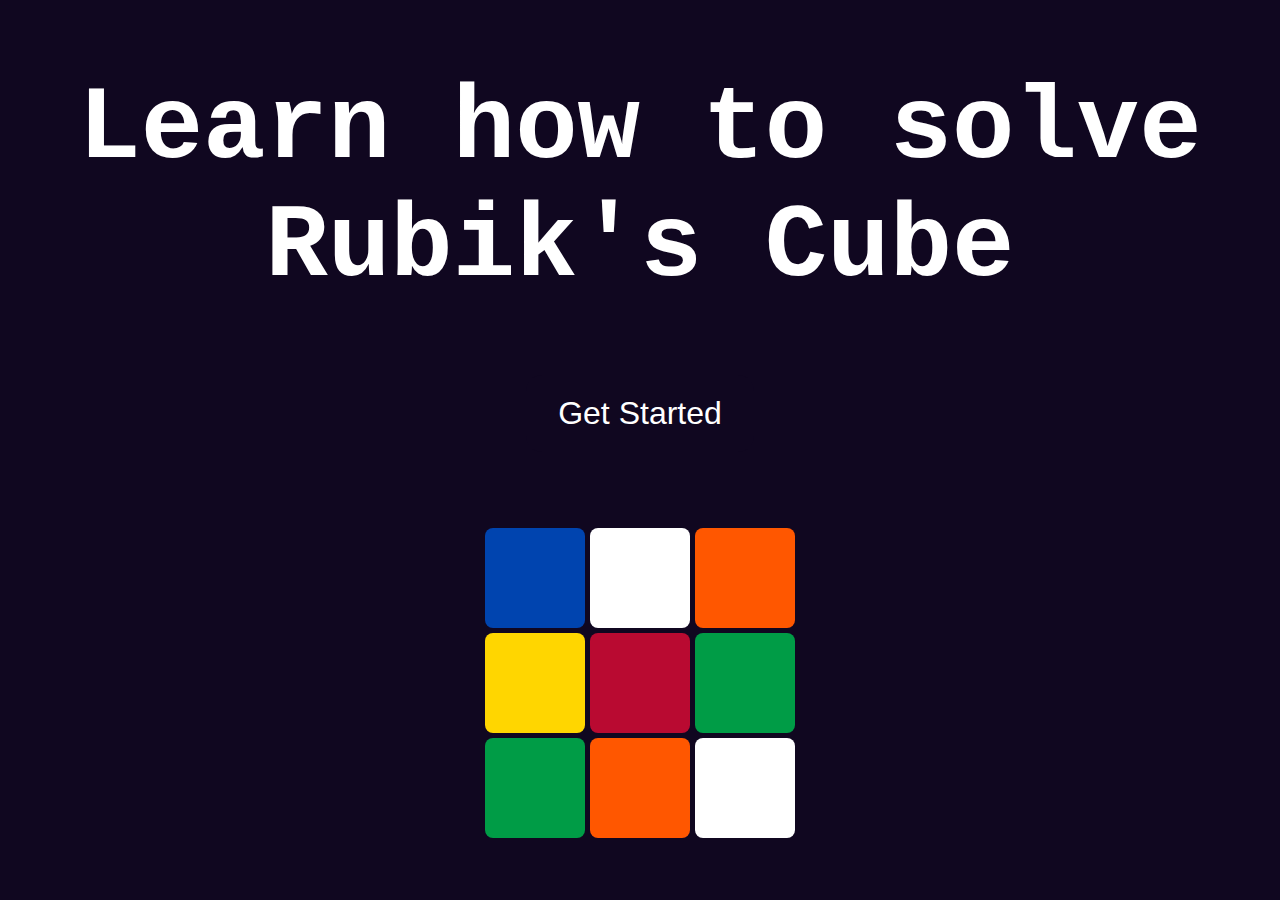
<file: index.html>
<!DOCTYPE html>
<html lang="en">
  <head>
    <meta charset="UTF-8" />
    <meta name="viewport" content="width=device-width, initial-scale=1.0" />
    <link rel="stylesheet" href="style.css" />
    <title>Rubik's cube solver</title>
    <link rel="icon" type="image/png" href="/rubik's cube logo .png" />
  </head>
  <body>
    <div class="corner-1"></div>

    <div id="div">
      <h1 id="header">Learn how to solve Rubik's Cube</h1>
      <button id="button" onclick="window.location.href='./index1.html'">
        Get Started
      </button>
    </div>

    <div class="container">
      <div class="item-1"></div>
      <div class="item-2"></div>
      <div class="item-3"></div>
      <div class="item-4"></div>
      <div class="item-5"></div>
      <div class="item-6"></div>
      <div class="item-7"></div>
      <div class="item-8"></div>
      <div class="item-9"></div>
    </div>
  </body>
</html>
</file>
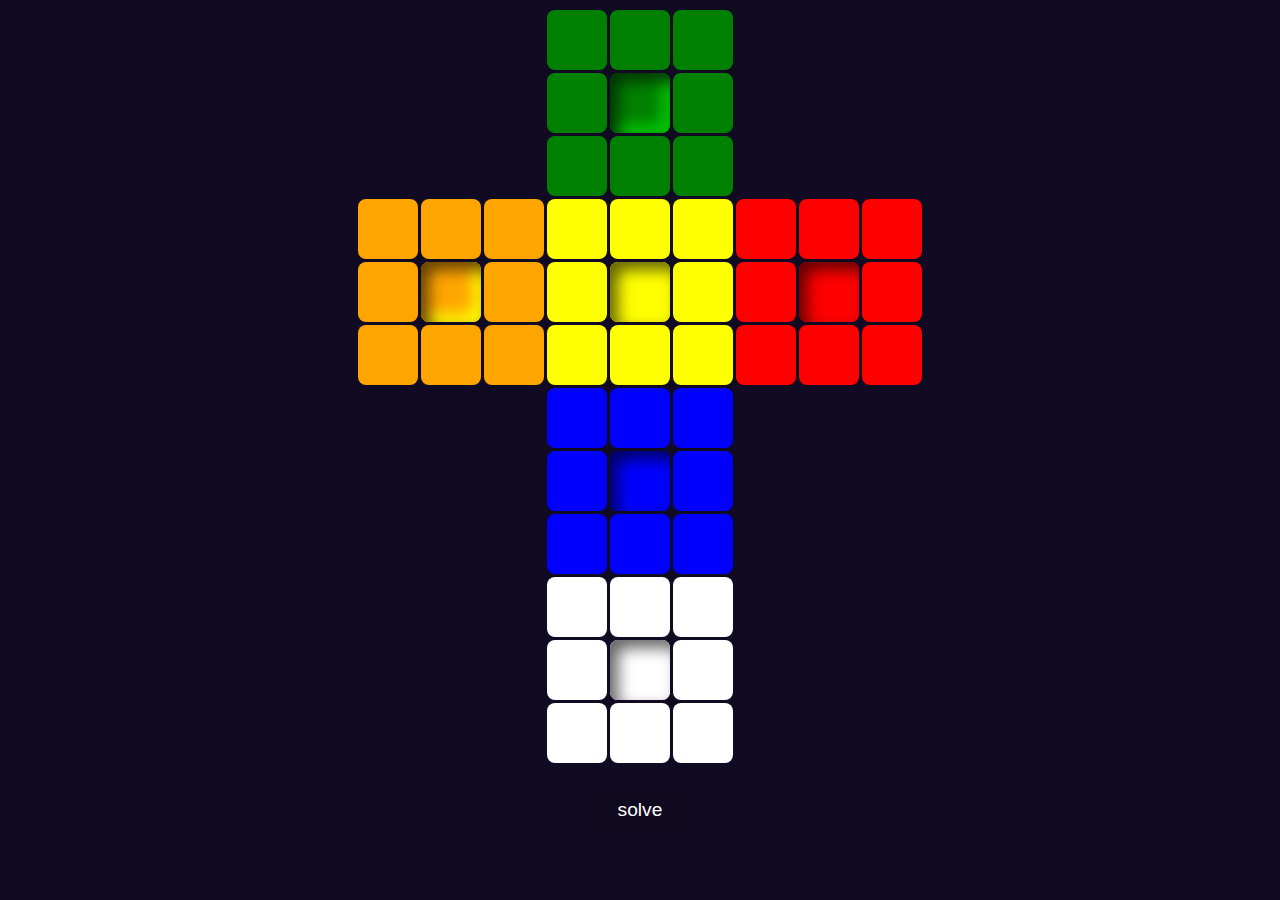
<file: index1.html>
<!DOCTYPE html>
<html lang="en">
  <head>
    <meta charset="UTF-8" />
    <meta name="viewport" content="width=device-width, initial-scale=1.0" />
    <title>Solve & Learn</title>
    <link rel="stylesheet" href="style1.css" />
    <link rel="icon" type="image/png" href="/rubik's cube logo .png" />
  </head>
  <body>
    <div class="slide-container">
      <div class="slide slide1">
        <div class="containerCube">
          <div class="boxb">
            <div
              onclick="changeColor(box202)"
              onclick="movesToCube(box202)"
              id="box202"
              data-color="green"
            ></div>

            <div
              onclick="changeColor(box212)"
              onclick="movesToCube(box212)"
              id="box212"
              data-color="green"
            ></div>

            <div
              onclick="changeColor(box222)"
              onclick="movesToCube(box222)"
              id="box222"
              data-color="green"
            ></div>

            <div
              onclick="changeColor(box201)"
              onclick="movesToCube(box201)"
              id="box201"
              data-color="green"
            ></div>

            <div id="box211"></div>

            <div
              onclick="changeColor(box221)"
              onclick="movesToCube(box221)"
              id="box221"
              data-color="green"
            ></div>

            <div
              onclick="changeColor(box200)"
              onclick="movesToCube(box200)"
              id="box200"
              data-color="green"
            ></div>

            <div
              onclick="changeColor(box210)"
              onclick="movesToCube(box210)"
              m
              id="box210"
              data-color="green"
            ></div>

            <div
              onclick="changeColor(box220)"
              onclick="movesToCube(box220)"
              id="box220"
              data-color="green"
            ></div>
          </div>

          <div class="boxlur">
            <div class="boxl">
              <div
                onclick="changeColor(box402)"
                onclick="movesToCube(box402)"
                id="box402"
                data-color="orange"
              ></div>

              <div
                onclick="changeColor(box412)"
                onclick="movesToCube(box412)"
                id="box412"
                data-color="orange"
              ></div>

              <div
                onclick="changeColor(box422)"
                onclick="movesToCube(box422)"
                id="box422"
                data-color="orange"
              ></div>

              <div
                onclick="changeColor(box401)"
                onclick="movesToCube(box401)"
                id="box401"
                data-color="orange"
              ></div>

              <div id="box411"></div>

              <div
                onclick="changeColor(box421)"
                onclick="movesToCube(box421)"
                id="box421"
                data-color="orange"
              ></div>

              <div
                onclick="changeColor(box400)"
                onclick="movesToCube(box400)"
                id="box400"
                data-color="orange"
              ></div>

              <div
                onclick="changeColor(box410)"
                onclick="movesToCube(box410)"
                id="box410"
                data-color="orange"
              ></div>

              <div
                onclick="changeColor(box420)"
                onclick="movesToCube(box420)"
                id="box420"
                data-color="orange"
              ></div>
            </div>

            <div class="boxu">
              <div
                onclick="changeColor(box102)"
                onclick="movesToCube(box102)"
                id="box102"
                class="box102"
                data-color="yellow"
              ></div>

              <div
                onclick="changeColor(box112)"
                onclick="movesToCube(box112)"
                id="box112"
                class="box112"
                data-color="yellow"
              ></div>

              <div
                onclick="changeColor(box122)"
                onclick="movesToCube(box122)"
                id="box122"
                class="box122"
                data-color="yellow"
              ></div>

              <div
                onclick="changeColor(box101)"
                onclick="movesToCube(box101)"
                id="box101"
                class="box101"
                data-color="yellow"
              ></div>

              <div class="box111" id="box111"></div>

              <div
                onclick="changeColor(box121)"
                onclick="movesToCube(box121)"
                id="box121"
                class="box121"
                data-color="yellow"
              ></div>

              <div
                onclick="changeColor(box100)"
                onclick="movesToCube(box100)"
                id="box100"
                class="box100"
                data-color="yellow"
              ></div>

              <div
                onclick="changeColor(box110)"
                onclick="movesToCube(box110)"
                id="box110"
                class="box110"
                data-color="yellow"
              ></div>

              <div
                onclick="changeColor(box120)"
                onclick="movesToCube(box120)"
                id="box120"
                class="box120"
                data-color="yellow"
              ></div>
            </div>

            <div class="boxr">
              <div
                onclick="changeColor(box502)"
                onclick="movesToCube(box502)"
                id="box502"
                class="box502"
                data-color="red"
              ></div>

              <div
                onclick="changeColor(box512)"
                onclick="movesToCube(box512)"
                id="box512"
                class="box512"
                data-color="red"
              ></div>

              <div
                onclick="changeColor(box522)"
                onclick="movesToCube(box522)"
                id="box522"
                class="box522"
                data-color="red"
              ></div>

              <div
                onclick="changeColor(box501)"
                onclick="movesToCube(box501)"
                id="box501"
                class="box501"
                data-color="red"
              ></div>

              <div class="box511" id="box511"></div>

              <div
                onclick="changeColor(box521)"
                onclick="movesToCube(box521)"
                id="box521"
                class="box521"
                data-color="red"
              ></div>

              <div
                onclick="changeColor(box500)"
                onclick="movesToCube(box500)"
                id="box500"
                class="box500"
                data-color="red"
              ></div>

              <div
                onclick="changeColor(box510)"
                onclick="movesToCube(box510)"
                id="box510"
                class="box510"
                data-color="red"
              ></div>

              <div
                onclick="changeColor(box520)"
                onclick="movesToCube(box520)"
                id="box520"
                class="box520"
                data-color="red"
              ></div>
            </div>
          </div>

          <div class="boxf">
            <div
              onclick="changeColor(box002)"
              onclick="movesToCube(box002)"
              id="box002"
              class="box002"
              data-color="blue"
            ></div>

            <div
              onclick="changeColor(box012)"
              onclick="movesToCube(box012)"
              id="box012"
              class="box012"
              data-color="blue"
            ></div>

            <div
              onclick="changeColor(box022)"
              onclick="movesToCube(box022)"
              id="box022"
              class="box022"
              data-color="blue"
            ></div>

            <div
              onclick="changeColor(box001)"
              onclick="movesToCube(box001)"
              id="box001"
              class="box001"
              data-color="blue"
            ></div>

            <div class="box011" id="box011"></div>

            <div
              onclick="changeColor(box021)"
              onclick="movesToCube(box021)"
              id="box021"
              class="box021"
              data-color="blue"
            ></div>

            <div
              onclick="changeColor(box000)"
              onclick="movesToCube(box000)"
              id="box000"
              class="box000"
              data-color="blue"
            ></div>

            <div
              onclick="changeColor(box010)"
              onclick="movesToCube(box010)"
              id="box010"
              class="box010"
              data-color="blue"
            ></div>

            <div
              onclick="changeColor(box020)"
              onclick="movesToCube(box020)"
              id="box020"
              class="box020"
              data-color="blue"
            ></div>
          </div>

          <div class="boxd">
            <div
              onclick="changeColor(box302)"
              onclick="movesToCube(box302)"
              id="box302"
              data-color="white"
            ></div>

            <div
              onclick="changeColor(box312)"
              onclick="movesToCube(box312)"
              id="box312"
              data-color="white"
            ></div>

            <div
              onclick="changeColor(box322)"
              onclick="movesToCube(box322)"
              id="box322"
              data-color="white"
            ></div>

            <div
              onclick="changeColor(box301)"
              onclick="movesToCube(box301)"
              id="box301"
              data-color="white"
            ></div>

            <div id="box311"></div>

            <div
              onclick="changeColor(box321)"
              onclick="movesToCube(box321)"
              id="box321"
              data-color="white"
            ></div>

            <div
              onclick="changeColor(box300)"
              onclick="movesToCube(box300)"
              id="box300"
              data-color="white"
            ></div>

            <div
              onclick="changeColor(box310)"
              onclick="movesToCube(box310)"
              id="box310"
              data-color="white"
            ></div>

            <div
              onclick="changeColor(box320)"
              onclick="(box320)"
              id="box320"
              data-color="white"
            ></div>
          </div>
        </div>

        <div class="buttons">
          <button onclick="solver()" id="nextButton" class="button">
            solve
          </button>
        </div>
      </div>

      <!--SLIDE 2-->
      <div class="slide slide2">
        <div class="okvircek">
          <div class="steps" id="steps"></div>
          <div class="okncek" id="okncek"></div>
          <p class="education" id="education"></p>
        </div>
        <div class="container">
          <div class="side top">
            <div
              class="boxu"
              style="transform: rotate(-45deg) skew(15deg, 15deg)"
            >
              <div
                onclick="movesToCube(box100)"
                id="box1003"
                class="box100"
                data-color="yellow"
              >
                <i class="arrowL" style="transform: rotate(135deg)"></i>
                <i class="arrowLI" style="transform: rotate(-45deg)"></i>
                <i class="arrowF"></i>
                <i class="arrowFI"></i>
              </div>
              <div
                onclick="movesToCube(box101)"
                id="box1013"
                class="box101"
                data-color="yellow"
              >
                <i class="arrowL" style="transform: rotate(135deg)"></i>
                <i class="arrowLI" style="transform: rotate(-45deg)"></i>
              </div>
              <div
                onclick="movesToCube(box102)"
                id="box1023"
                class="box102"
                data-color="yellow"
              >
                <i class="arrowL" style="transform: rotate(135deg)"></i>
                <i class="arrowLI" style="transform: rotate(-45deg)"></i>
                <i class="arrowB"></i>
                <i class="arrowBI"></i>
              </div>
              <div
                onclick="movesToCube(box110)"
                id="box1103"
                class="box110"
                data-color="yellow"
              >
                <i class="arrowF"></i>
                <i class="arrowFI"></i>
              </div>

              <div class="box111" id="box111"></div>

              <div
                onclick="movesToCube(box112)"
                id="box1123"
                class="box112"
                data-color="yellow"
              >
                <i class="arrowB"></i>
                <i class="arrowBI"></i>
              </div>
              <div
                onclick="movesToCube(box120)"
                id="box1203"
                class="box120"
                data-color="yellow"
              >
                <i class="arrowR" style="transform: rotate(-45deg)"></i>
                <i class="arrowRI" style="transform: rotate(135deg)"></i>
                <i class="arrowF"></i>
                <i class="arrowFI"></i>
              </div>
              <div
                onclick="movesToCube(box121)"
                id="box1213"
                class="box121"
                data-color="yellow"
              >
                <i class="arrowR" style="transform: rotate(-45deg)"></i>
                <i class="arrowRI" style="transform: rotate(135deg)"></i>
              </div>
              <div
                onclick="movesToCube(box122)"
                id="box1223"
                class="box122"
                data-color="yellow"
              >
                <i class="arrowR" style="transform: rotate(-45deg)"></i>
                <i class="arrowRI" style="transform: rotate(135deg)"></i>
                <i class="arrowB"></i>
                <i class="arrowBI"></i>
              </div>
            </div>
          </div>
          <div class="side left">
            <div
              class="boxf"
              style="
                transform: rotate(15deg) skew(15deg, 15deg)
                  translate(-47.5%, 100%);
              "
            >
              <div
                onclick="movesToCube(box002)"
                id="box0023"
                class="box002"
                data-color="blue"
              >
                <i class="arrowU"></i>
                <i class="arrowUI"></i>
                <i class="arrowL"></i>
                <i class="arrowLI"></i>
              </div>

              <div
                onclick="movesToCube(box012)"
                id="box0123"
                class="box012"
                data-color="blue"
              >
                <i class="arrowU"></i>
                <i class="arrowUI"></i>
              </div>

              <div
                onclick="movesToCube(box022)"
                id="box0223"
                class="box022"
                data-color="blue"
              >
                <i class="arrowU"></i>
                <i class="arrowUI"></i>
                <i class="arrowR"></i>
                <i class="arrowRI"></i>
              </div>

              <div
                onclick="movesToCube(box001)"
                id="box0013"
                class="box001"
                data-color="blue"
              >
                <i class="arrowL"></i>
                <i class="arrowLI"></i>
              </div>

              <div class="box011" id="box0113"></div>

              <div
                onclick="movesToCube(box021)"
                id="box0213"
                class="box021"
                data-color="blue"
              >
                <i class="arrowR"></i>
                <i class="arrowRI"></i>
              </div>

              <div
                onclick="movesToCube(box000)"
                id="box0003"
                class="box000"
                data-color="blue"
              >
                <i class="arrowD"></i>
                <i class="arrowDI"></i>
                <i class="arrowL"></i>
                <i class="arrowLI"></i>
              </div>

              <div
                onclick="movesToCube(box010)"
                id="box0103"
                class="box010"
                data-color="blue"
              >
                <i class="arrowD"></i>
                <i class="arrowDI"></i>
              </div>

              <div
                onclick="movesToCube(box020)"
                id="box0203"
                class="box020"
                data-color="blue"
              >
                <i class="arrowD"></i>
                <i class="arrowDI"></i>
                <i class="arrowR"></i>
                <i class="arrowRI"></i>
              </div>
            </div>
          </div>

          <div class="side right">
            <div
              class="boxr"
              style="
                transform: rotate(-15deg) skew(-15deg, -15deg)
                  translate(47.7%, 100%);
              "
            >
              <div class="box500" id="box5003" data-color="red">
                <i class="arrowU"></i>
                <i class="arrowUI"></i>
                <i class="arrowF"></i>
                <i class="arrowFI"></i>
              </div>
              <div class="box501" id="box5013" data-color="red">
                <i class="arrowU"></i>
                <i class="arrowUI"></i>
              </div>
              <div class="box502" id="box5023" data-color="red">
                <i class="arrowU"></i>
                <i class="arrowUI"></i>
                <i class="arrowB"></i>
                <i class="arrowBI"></i>
              </div>
              <div class="box510" id="box5103" data-color="red">
                <i class="arrowF"></i>
                <i class="arrowFI"></i>
              </div>

              <div class="box511" id="box5113"></div>

              <div class="box512" id="box5123" data-color="red">
                <i class="arrowB"></i>
                <i class="arrowBI"></i>
              </div>
              <div class="box520" id="box5203" data-color="red">
                <i class="arrowD"></i>
                <i class="arrowDI"></i>
                <i class="arrowF"></i>
                <i class="arrowFI"></i>
              </div>
              <div class="box521" id="box5213" data-color="red">
                <i class="arrowD"></i>
                <i class="arrowDI"></i>
              </div>
              <div class="box522" id="box5223" data-color="red">
                <i class="arrowD"></i>
                <i class="arrowDI"></i>
                <i class="arrowB"></i>
                <i class="arrowBI"></i>
              </div>
            </div>
          </div>
        </div>
        <div class="buttons2">
          <button onclick="doMove()" class="button">Next</button>
        </div>
      </div>
    </div>

    <script src="index.js" content="text/javascript"></script>
    <script src="index2.js" content="text/javascript"></script>
  </body>
</html>
</file>
<file: style.css>
body {
  background-color: #100720;
  font-family: "Lucida Console", "Courier New", monospace;
}

#div {
  text-align: center;
  color: black;
  margin-bottom: 6%;
  user-select: none;
}

#header {
  font-size: 650%;
  color: rgb(255, 255, 255);
}

#button {
  color: #fff;
  padding: 20px 32px;
  font-size: 200%;
  border-radius: 1rem;
  background: #100720;
  cursor: pointer;
  border: none;
  transition: 0.1s;
  text-decoration: none;
}

#button:hover {
  box-shadow: 11px 11px 22px #06040e, -11px -11px 22px #1a1036;
  transition: 0.1s;
}

#button:active {
  transform: scale(0.9);
  transition: 0.1s;
  box-shadow: inset 31px 31px 61px #06040e, inset -31px -31px 61px #1a1036;
  position: relative;
}

.item-1 {
  border-radius: 8px;
  background-color: #0044af;
  padding: 45px;
  animation-name: color-s;
  animation-duration: 2s;
  animation-iteration-count: infinite;
  animation-timing-function: linear;
}

.item-2 {
  border-radius: 8px;
  background-color: white;
  padding: 45px;
  animation-name: color-s1;
  animation-duration: 2s;
  animation-iteration-count: infinite;
  animation-timing-function: linear;
}

.item-3 {
  border-radius: 8px;
  background-color: #ff5700;
  padding: 45px;
  animation-name: color-s2;
  animation-duration: 2s;
  animation-iteration-count: infinite;
  animation-timing-function: linear;
}

.item-4 {
  border-radius: 8px;
  background-color: #ffd600;
  padding: 45px;
  animation-name: color-s3;
  animation-duration: 2s;
  animation-iteration-count: infinite;
  animation-timing-function: linear;
}

.item-5 {
  border-radius: 8px;
  background-color: #b90a31;
  padding: 45px;
  animation-name: color-s4;
  animation-duration: 80s;
  animation-iteration-count: infinite;
  animation-timing-function: linear;
}

.item-6 {
  border-radius: 8px;
  background-color: #009c46;
  padding: 45px;
  animation-name: color-s5;
  animation-duration: 2s;
  animation-iteration-count: infinite;
  animation-timing-function: linear;
}

.item-7 {
  border-radius: 8px;
  background-color: #009c46;
  padding: 45px;
  animation-name: color-s5;
  animation-duration: 1.5s;
  animation-iteration-count: infinite;
  animation-timing-function: linear;
}

.item-8 {
  border-radius: 8px;
  background-color: #ff5700;
  padding: 45px;
  animation-name: color-s2;
  animation-duration: 2s;
  animation-iteration-count: infinite;
  animation-timing-function: linear;
}

.item-9 {
  border-radius: 8px;
  background-color: white;
  padding: 45px;
  animation-name: color-s1;
  animation-duration: 1.5s;
  animation-iteration-count: infinite;
  animation-timing-function: linear;
}

.container {
  gap: 5px;
  display: grid;
  grid-template-rows: repeat(3, 100px);
  grid-template-columns: repeat(3, 100px);
  justify-content: center;
  user-select: none;
}

@keyframes color-s {
  0% {
    background-color: #0044af;
  }
  15% {
    background-color: #ffd600;
  }
  30% {
    background-color: #ff5700;
  }
  45% {
    background-color: #ffffff;
  }
  60% {
    background-color: #009c46;
  }
  75% {
    background-color: #b90a31;
  }
  100% {
    background-color: #0044af;
  }
}

@keyframes color-s1 {
  0% {
    background-color: #ffffff;
  }
  15% {
    background-color: #0044af;
  }
  30% {
    background-color: #009c46;
  }
  45% {
    background-color: #b90a31;
  }
  60% {
    background-color: #ff5700;
  }
  75% {
    background-color: #ffd600;
  }
  100% {
    background-color: #ffffff;
  }
}

@keyframes color-s2 {
  0% {
    background-color: #ff5700;
  }
  15% {
    background-color: #ffd600;
  }
  30% {
    background-color: #b90a31;
  }
  45% {
    background-color: #ffffff;
  }
  60% {
    background-color: #0044af;
  }
  75% {
    background-color: #009c46;
  }
  100% {
    background-color: #ff5700;
  }
}

@keyframes color-s3 {
  0% {
    background-color: #ffd600;
  }
  15% {
    background-color: #ff5700;
  }
  30% {
    background-color: #ffffff;
  }
  45% {
    background-color: #b90a31;
  }
  60% {
    background-color: #0044af;
  }
  75% {
    background-color: #009c46;
  }
  100% {
    background-color: #ffd600;
  }
}

@keyframes color-s4 {
  0% {
    background-color: #b90a31;
  }
  15% {
    background-color: #ff5700;
  }
  30% {
    background-color: #ffffff;
  }
  45% {
    background-color: #ffd600;
  }
  60% {
    background-color: #0044af;
  }
  75% {
    background-color: #009c46;
  }
  100% {
    background-color: #b90a31;
  }
}

@keyframes color-s5 {
  0% {
    background-color: #009c46;
  }
  15% {
    background-color: #ff5700;
  }
  30% {
    background-color: #ffffff;
  }
  45% {
    background-color: #ffd600;
  }
  60% {
    background-color: #0044af;
  }
  75% {
    background-color: #b90a31;
  }
  100% {
    background-color: #009c46;
  }
}

#corner-1 {
  position: absolute;
  border-radius: 8px;
  background-color: #0044af;
  padding: 45px;
  animation-name: color-s;
  animation-duration: 2s;
  animation-iteration-count: infinite;
  animation-timing-function: linear;
}
</file>
<file: style1.css>
body {
  background-color: #100a22;
  font-family: "Lucida Console", "Courier New", monospace;
}

.containerCube {
  opacity: 1;
}

.boxlur {
  display: flex;
  justify-content: center;
}

.boxb {
  gap: 3px;
  display: grid;
  grid-template-rows: repeat(3, 60px);
  grid-template-columns: repeat(3, 60px);
  justify-content: center;
  user-select: none;
  padding: 1.5px;
}

#box202 {
  border-radius: 8px;
  padding: 5px;
  background-color: green;
}

#box212 {
  border-radius: 8px;
  padding: 5px;
  background-color: green;
}

#box222 {
  border-radius: 8px;
  padding: 5px;
  background-color: green;
}

#box201 {
  border-radius: 8px;
  padding: 5px;
  background-color: green;
}

#box211 {
  border-radius: 8px;
  padding: 5px;
  background-color: green;
  box-shadow: inset 8px 8px 15px #003300, inset -8px -8px 15px #00cd00;
}

#box221 {
  border-radius: 8px;
  padding: 5px;
  background-color: green;
}

#box200 {
  border-radius: 8px;
  padding: 5px;
  background-color: green;
}

#box210 {
  border-radius: 8px;
  padding: 5px;
  background-color: green;
}

#box220 {
  border-radius: 8px;
  padding: 5px;
  background-color: green;
}

.boxu {
  gap: 3px;
  display: grid;
  grid-template-rows: repeat(3, 60px);
  grid-template-columns: repeat(3, 60px);
  justify-content: center;
  user-select: none;
  padding: 1.5px;
}
.box102 {
  border-radius: 8px;
  padding: 5px;
  background-color: yellow;
}

.box112 {
  border-radius: 8px;
  padding: 5px;
  background-color: yellow;
}

.box122 {
  border-radius: 8px;
  padding: 5px;
  background-color: yellow;
}

.box101 {
  border-radius: 8px;
  padding: 5px;
  background-color: yellow;
}

.box111 {
  border-radius: 8px;
  padding: 5px;
  background-color: yellow;
  box-shadow: inset 8px 8px 15px #666600, inset -8px -8px 15px #ffff00;
}

.box121 {
  border-radius: 8px;
  padding: 5px;
  background-color: yellow;
}

.box100 {
  border-radius: 8px;
  padding: 5px;
  background-color: yellow;
}

.box110 {
  border-radius: 8px;
  padding: 5px;
  background-color: yellow;
}

.box120 {
  border-radius: 8px;
  padding: 5px;
  background-color: yellow;
}

.boxf {
  gap: 3px;
  display: grid;
  grid-template-rows: repeat(3, 60px);
  grid-template-columns: repeat(3, 60px);
  justify-content: center;
  user-select: none;
  padding: 1.5px;
}

.box002 {
  border-radius: 8px;
  padding: 5px;
  background-color: blue;
}

.box012 {
  border-radius: 8px;
  padding: 5px;
  background-color: blue;
}

.box022 {
  border-radius: 8px;
  padding: 5px;
  background-color: blue;
}

.box001 {
  border-radius: 8px;
  padding: 5px;
  background-color: blue;
}

.box011 {
  border-radius: 8px;
  padding: 5px;
  background-color: blue;
  box-shadow: inset 8px 8px 15px #000066, inset -8px -8px 15px #0000ff;
}

.box021 {
  border-radius: 8px;
  padding: 5px;
  background-color: blue;
}

.box000 {
  border-radius: 8px;
  padding: 5px;
  background-color: blue;
}

.box010 {
  border-radius: 8px;
  padding: 5px;
  background-color: blue;
}

.box020 {
  border-radius: 8px;
  padding: 5px;
  background-color: blue;
}

.boxd {
  gap: 3px;
  display: grid;
  grid-template-rows: repeat(3, 60px);
  grid-template-columns: repeat(3, 60px);
  justify-content: center;
  user-select: none;
  padding: 1.5px;
}

#box302 {
  border-radius: 8px;
  padding: 5px;
  background-color: white;
}

#box312 {
  border-radius: 8px;
  padding: 5px;
  background-color: white;
}

#box322 {
  border-radius: 8px;
  padding: 5px;
  background-color: white;
}

#box301 {
  border-radius: 8px;
  padding: 5px;
  background-color: white;
}

#box311 {
  border-radius: 8px;
  padding: 5px;
  background-color: white;
  box-shadow: inset 8px 8px 15px #666666, inset -8px -8px 15px #ffffff;
}

#box321 {
  border-radius: 8px;
  padding: 5px;
  background-color: white;
}

#box300 {
  border-radius: 8px;
  padding: 5px;
  background-color: white;
}

#box310 {
  border-radius: 8px;
  padding: 5px;
  background-color: white;
}

#box320 {
  border-radius: 8px;
  padding: 5px;
  background-color: white;
}

.boxl {
  gap: 3px;
  display: grid;
  grid-template-rows: repeat(3, 60px);
  grid-template-columns: repeat(3, 60px);
  justify-content: center;
  user-select: none;
  padding: 1.5px;
}

#box402 {
  border-radius: 8px;
  padding: 5px;
  background-color: orange;
}

#box412 {
  border-radius: 8px;
  padding: 5px;
  background-color: orange;
}

#box422 {
  border-radius: 8px;
  padding: 5px;
  background-color: orange;
}

#box401 {
  border-radius: 8px;
  padding: 5px;
  background-color: orange;
}

#box411 {
  border-radius: 8px;
  padding: 5px;
  background-color: orange;
  box-shadow: inset 8px 8px 15px #664200, inset -8px -8px 15px #ffff00;
}

#box421 {
  border-radius: 8px;
  padding: 5px;
  background-color: orange;
}

#box400 {
  border-radius: 8px;
  padding: 5px;
  background-color: orange;
}

#box410 {
  border-radius: 8px;
  padding: 5px;
  background-color: orange;
}

#box420 {
  border-radius: 8px;
  padding: 5px;
  background-color: orange;
}

.boxr {
  gap: 3px;
  display: grid;
  grid-template-rows: repeat(3, 60px);
  grid-template-columns: repeat(3, 60px);
  justify-content: center;
  user-select: none;
  padding: 1.5px;
}

.box502 {
  border-radius: 8px;
  padding: 5px;
  background-color: red;
}

.box512 {
  border-radius: 8px;
  padding: 5px;
  background-color: red;
}

.box522 {
  border-radius: 8px;
  padding: 5px;
  background-color: red;
}

.box501 {
  border-radius: 8px;
  padding: 5px;
  background-color: red;
}

.box511 {
  border-radius: 8px;
  padding: 5px;
  background-color: red;
  box-shadow: inset 8px 8px 15px #660000, inset -8px -8px 15px #ff0000;
}

.box521 {
  border-radius: 8px;
  padding: 5px;
  background-color: red;
}

.box500 {
  border-radius: 8px;
  padding: 5px;
  background-color: red;
}

.box510 {
  border-radius: 8px;
  padding: 5px;
  background-color: red;
}

.box520 {
  border-radius: 8px;
  padding: 5px;
  background-color: red;
}

/*BUTTONs*/

.buttons {
  padding: 2%;
  display: flex;
  justify-content: center;
  gap: 5px;
}

.buttons2 {
  position: absolute;
  bottom: -5%;
}

.button {
  color: #fff;
  padding: 10px 32px;
  font-size: 120%;
  border-radius: 12px;
  background: #100a21;
  cursor: pointer;
  border: none;
  transition: 0.1s;
  text-decoration: none;
}

.button:hover {
  box-shadow: 11px 11px 22px #06040e, -11px -11px 22px #1a1036;
  transition: 0.1s;
}

.button:active {
  transform: scale(0.9);
  transition: 0.1s;
  box-shadow: inset 31px 31px 61px #06040e, inset -31px -31px 61px #1a1036;
  position: relative;
}

/*kocka*/
.container {
  position: relative;
  top: 20%;
  /*transform: translateX(-50%);*/
  display: flex;
  justify-content: center;
  align-items: center;
  margin-top: -100px;
}

.side {
  height: 200px;
  width: 200px;
  line-height: 900px;
  position: absolute;
  text-align: center;
}
/*.top {
  background: yellow;
  transform: rotate(-45deg) skew(15deg, 15deg);
}*/
/*.left {
  background: blue;
  transform: rotate(15deg) skew(15deg, 15deg) translate(-50%, 100%);
}*/
/*.right {
  background: red;
  transform: rotate(-15deg) skew(-15deg, -15deg) translate(50%, 100%);
}*/

/*.UblueRed {
  grid-area: 1 / 1 / 2 / 3;
  color: black;
  transform: scaleX(-1);
  position: absolute;
  font-size: 350%;
  top: -120%;
}

.Uyellow {
  grid-area: 2 / 1 / 2 / 2;
  color: black;
  transform: scaleX(-1);
  position: absolute;
  font-size: 1300%;
  top: -50%;
  left: 20%;
}*/

/*.arrow-left {
  text-align: center;
  margin-top: 15%;
  margin-left: 15%;
  -webkit-transform: rotate(-45deg);
  transform: rotate(-45deg);
  width: 30px;
  height: 30px;
  border-top: 5px solid black;
  border-left: 5px solid black;
  border-radius: 7px;
}*/

/*Arrows (mors dt opacity na 1)*/
.arrowU {
  position: absolute;
  border: solid #100a22;
  border-width: 0 8px 8px 0;
  display: inline-block;
  padding: 10px;
  transform: rotate(135deg);
  -webkit-transform: rotate(135deg);
  top: 10%;
  margin-left: -5%;
  opacity: 0;
}

.arrowUI {
  position: absolute;
  border: solid #100a22;
  border-width: 0 8px 8px 0;
  display: inline-block;
  padding: 10px;
  transform: rotate(-45deg);
  -webkit-transform: rotate(-45deg);
  top: 10%;
  margin-left: -10%;
  opacity: 0;
}

.arrowD {
  position: absolute;
  border: solid #100a22;
  border-width: 0 8px 8px 0;
  display: inline-block;
  padding: 10px;
  transform: rotate(-45deg);
  -webkit-transform: rotate(-45deg);
  bottom: 10%;
  margin-left: -10%;
  opacity: 0;
}

.arrowDI {
  position: absolute;
  border: solid #100a22;
  border-width: 0 8px 8px 0;
  display: inline-block;
  padding: 10px;
  transform: rotate(135deg);
  -webkit-transform: rotate(135deg);
  bottom: 10%;
  margin-left: -5%;
  opacity: 0;
}

.arrowR {
  position: absolute;
  border: solid #100a22;
  border-width: 0 8px 8px 0;
  display: inline-block;
  padding: 10px;
  transform: rotate(-135deg);
  -webkit-transform: rotate(-135deg);
  margin-left: -10%;
  margin-top: 6%;
  opacity: 0;
}

.arrowRI {
  position: absolute;
  border: solid #100a22;
  border-width: 0 8px 8px 0;
  display: inline-block;
  padding: 10px;
  transform: rotate(45deg);
  -webkit-transform: rotate(45deg);
  margin-top: 4%;
  margin-left: -8%;
  opacity: 0;
}

.arrowL {
  position: absolute;
  border: solid #100a22;
  border-width: 0 8px 8px 0;
  display: inline-block;
  padding: 10px;
  transform: rotate(45deg);
  -webkit-transform: rotate(45deg);
  margin-top: 5%;
  margin-left: -8%;
  opacity: 0;
}

.arrowLI {
  position: absolute;
  border: solid #100a22;
  border-width: 0 8px 8px 0;
  display: inline-block;
  padding: 10px;
  transform: rotate(-135deg);
  -webkit-transform: rotate(-135deg);
  margin-top: 6%;
  margin-left: -8%;
  opacity: 0;
}

.arrowF {
  position: absolute;
  border: solid #100a22;
  border-width: 0 8px 8px 0;
  display: inline-block;
  padding: 10px;
  transform: rotate(45deg);
  -webkit-transform: rotate(45deg);
  margin-left: -8%;
  margin-top: 3%;
  opacity: 0;
}

.arrowFI {
  position: absolute;
  border: solid #100a22;
  border-width: 0 8px 8px 0;
  display: inline-block;
  padding: 10px;
  transform: rotate(-135deg);
  -webkit-transform: rotate(-135deg);
  margin-left: -8%;
  margin-top: 8%;
  opacity: 0;
}

.arrowB {
  position: absolute;
  border: solid #100a22;
  border-width: 0 8px 8px 0;
  display: inline-block;
  padding: 10px;
  transform: rotate(-135deg);
  -webkit-transform: rotate(-135deg);
  margin-left: -8%;
  margin-top: 8%;
  opacity: 0;
}

.arrowBI {
  position: absolute;
  border: solid #100a22;
  border-width: 0 8px 8px 0;
  display: inline-block;
  padding: 10px;
  transform: rotate(45deg);
  -webkit-transform: rotate(45deg);
  margin-left: -8%;
  margin-top: 3%;
  opacity: 0;
}

/*scroll limits*/

.slide-container {
  width: 100%;
  height: 100%;
  overflow: hidden;
  position: relative;
}

.slide {
  width: 100%;
  height: 100%;
  display: flex;
  flex-direction: column;
  align-items: center;
  justify-content: center;
  transition: transform 0.2s;
}

.slide2 {
  position: absolute;
  top: -10%;
  transform: translateX(100%);
}

.content {
  flex-grow: 1;
  overflow-y: auto;
  max-height: 100%;
}

.scroll-indicator {
  position: absolute;
  bottom: 20px;
  width: 100%;
  text-align: center;
  color: gray;
}

.nextButton {
  position: absolute;
  bottom: -10%;
}

/*okvirček*/
.okvircek {
  color: white;
  overflow-wrap: break-word;
  font-family: "Lucida Console", "Courier New", monospace;
}

.okncek {
  position: absolute;
  top: 12%;
  font-size: 200%;
  right: 10%;
  user-select: none;
  text-align: center;
  height: 40px;
  width: 100px;
  color: #fff;
  content: 100%;
  padding: 10px 52px;
  border-radius: 12px;
  background: #100a21;
  border: none;
  box-shadow: 11px 11px 22px #06040e, -11px -11px 22px #1a1036;
}

.education {
  position: absolute;
  top: 20%;
  left: 50%;
  transform: translate(-50%, 0%);
  user-select: none;

  text-align: center;
  /*height: 000px;*/
  /*min-height: 40px;
  max-height: 200px;*/
  width: 650px;

  text-align: center;
  color: #fff;
  content: 100%;
  padding: 10px 52px;
  font-size: 120%;
  border-radius: 12px;
  background: #100a21;
  border: none;
  box-shadow: 11px 11px 22px #06040e, -11px -11px 22px #1a1036;

  overflow-wrap: break-word;
}

.steps {
  text-align: center;
  position: absolute;
  top: 12%;
  left: 10%;
  user-select: none;
  height: 40px;
  width: 170px;
  color: #fff;
  content: 100%;
  padding: 10px 52px;
  font-size: 120%;
  border-radius: 12px;
  background: #100a21;
  border: none;
  box-shadow: 11px 11px 22px #06040e, -11px -11px 22px #1a1036;
}
</file>
